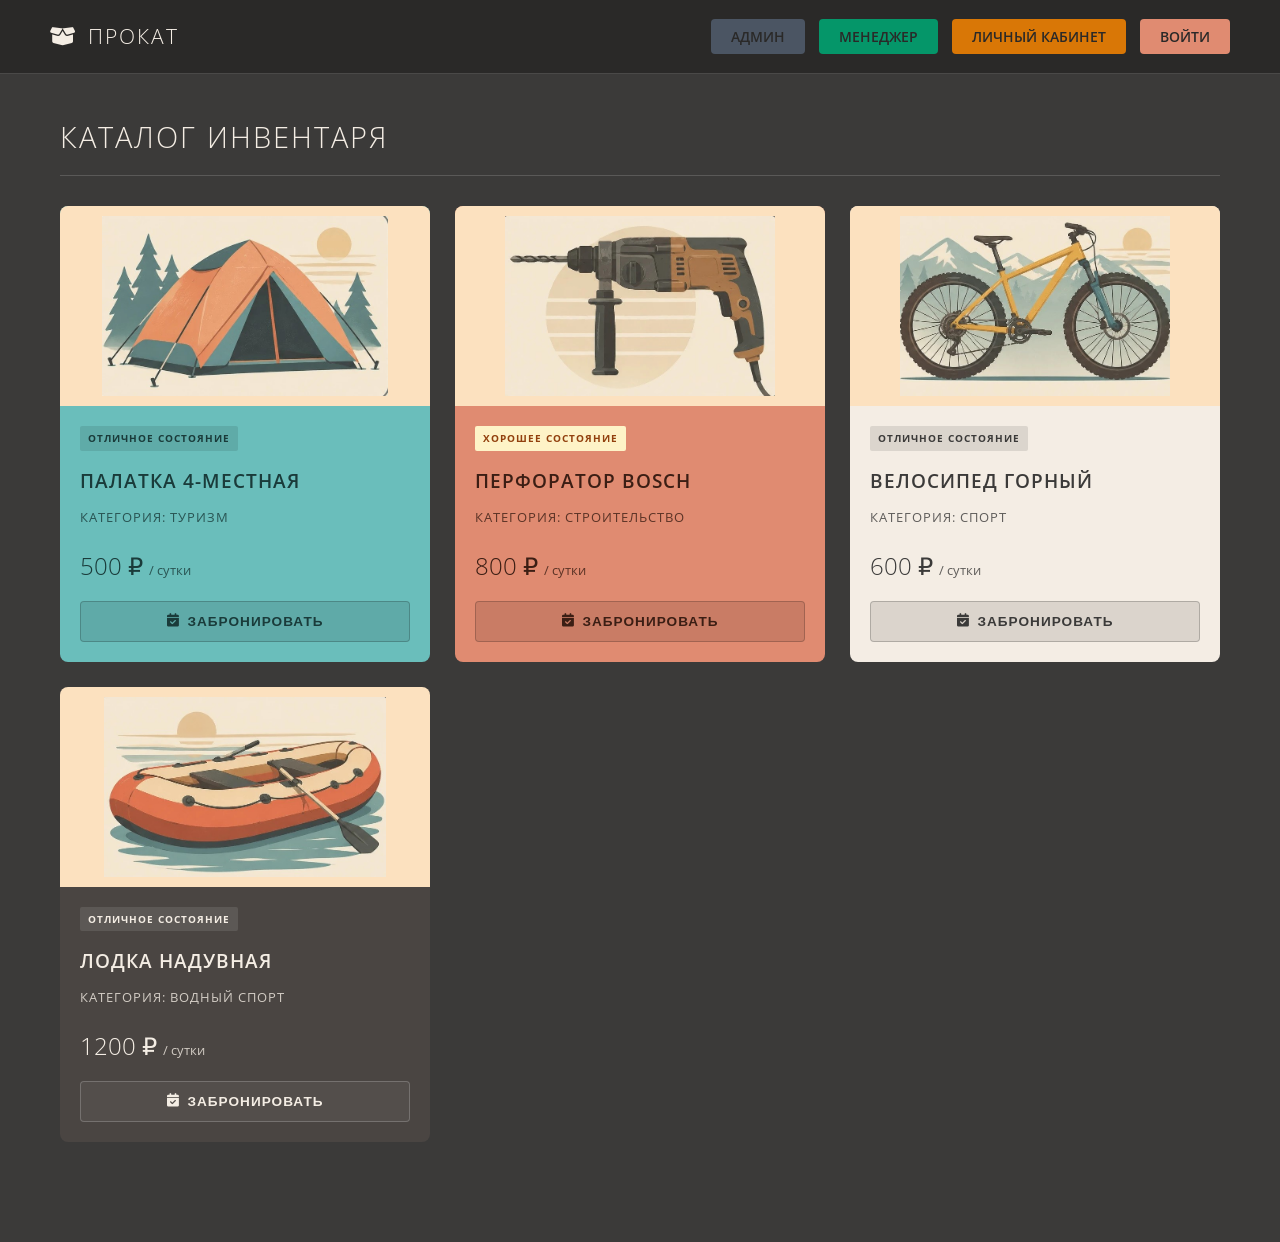
<file: index.html>
<!DOCTYPE html>
<html lang="ru">
<head>
    <meta charset="UTF-8">
    <meta name="viewport" content="width=device-width, initial-scale=1.0">
    <title>Прокат оборудования</title>
    <link rel="stylesheet" href="style.css">
    <link rel="stylesheet" href="https://cdnjs.cloudflare.com/ajax/libs/font-awesome/6.4.0/css/all.min.css">
</head>
<body>

    <!-- Шапка сайта -->
    <header>
        <a href="index.html" class="logo">
            <i class="fa-solid fa-box-open"></i> Прокат
        </a>
        <div>
            <!-- Ссылки для перехода в панели (для удобства демонстрации) -->
            <a href="admin.html" class="btn-login" style="background-color: #4b5563; margin-right: 10px;">Админ</a>
            <a href="manager.html" class="btn-login" style="background-color: #059669; margin-right: 10px;">Менеджер</a>
            <a href="account.html" class="btn-login" style="background-color: #d97706; margin-right: 10px;">Личный кабинет</a>
            <a href="login.html" class="btn-login">Войти</a>
        </div>
    </header>

    <!-- Основной контент -->
    <main>
        <h2>Каталог инвентаря</h2>
        
        <div class="catalog">
            <!-- Карточка 1: Палатка -->
            <div class="card">
                <div class="card-image">
                    <img src="palatka.jpg" alt="Палатка 4-местная">
                </div>
                <div class="card-body">
                    <span class="badge">Отличное состояние</span>
                    <h3>Палатка 4-местная</h3>
                    <p class="category-text">Категория: Туризм</p>
                    <div class="price">500 ₽ <span>/ сутки</span></div>
                    <button class="btn-book" onclick="checkAuth()" data-name="Палатка 4-местная" data-price="500">
                        <i class="fa-solid fa-calendar-check"></i> Забронировать
                    </button>
                </div>
            </div>
            
            <!-- Карточка 2: Перфоратор -->
            <div class="card">
                <div class="card-image">
                    <img src="perforator.jpg" alt="Перфоратор Bosch">
                </div>
                <div class="card-body">
                    <span class="badge" style="background-color: #fef3c7; color: #92400e;">Хорошее состояние</span>
                    <h3>Перфоратор Bosch</h3>
                    <p class="category-text">Категория: Строительство</p>
                    <div class="price">800 ₽ <span>/ сутки</span></div>
                    <button class="btn-book" onclick="checkAuth()" data-name="Перфоратор Bosch" data-price="800">
                        <i class="fa-solid fa-calendar-check"></i> Забронировать
                    </button>
                </div>
            </div>

            <!-- Карточка 3: Велосипед -->
            <div class="card">
                <div class="card-image">
                    <img src="velik.jpg" alt="Велосипед горный">
                </div>
                <div class="card-body">
                    <span class="badge">Отличное состояние</span>
                    <h3>Велосипед горный</h3>
                    <p class="category-text">Категория: Спорт</p>
                    <div class="price">600 ₽ <span>/ сутки</span></div>
                    <button class="btn-book" onclick="checkAuth()" data-name="Велосипед горный" data-price="600">
                        <i class="fa-solid fa-calendar-check"></i> Забронировать
                    </button>
                </div>
            </div>

            <!-- Карточка 4: Лодка -->
            <div class="card">
                <div class="card-image">
                    <img src="lodka.jpg" alt="Лодка надувная">
                </div>
                <div class="card-body">
                    <span class="badge">Отличное состояние</span>
                    <h3>Лодка надувная</h3>
                    <p class="category-text">Категория: Водный спорт</p>
                    <div class="price">1200 ₽ <span>/ сутки</span></div>
                    <button class="btn-book" onclick="checkAuth()" data-name="Лодка надувная" data-price="1200">
                        <i class="fa-solid fa-calendar-check"></i> Забронировать
                    </button>
                </div>
            </div>
        </div>
    </main>

    <!-- МОДАЛЬНОЕ ОКНО БРОНИРОВАНИЯ -->
    <div id="bookingModal" style="display: none; position: fixed; top: 0; left: 0; width: 100%; height: 100%; background: rgba(0,0,0,0.5); z-index: 1000; justify-content: center; align-items: center;">
        <div style="background: white; padding: 30px; border-radius: 12px; width: 90%; max-width: 400px; box-shadow: 0 10px 25px rgba(0,0,0,0.2);">
            <h3 style="margin-bottom: 20px; text-align: center; color: #111827;">Бронирование</h3>
            <p id="modalEquipmentName" style="margin-bottom: 20px; text-align: center; font-weight: 500; color: #4b5563;"></p>
            
            <div class="form-group" style="margin-bottom: 15px;">
                <label style="display: block; margin-bottom: 5px; font-size: 0.9rem;">Дата начала</label>
                <input type="date" id="startDate" required style="width: 100%; padding: 10px; border: 1px solid #d1d5db; border-radius: 6px;">
            </div>
            
            <div class="form-group" style="margin-bottom: 20px;">
                <label style="display: block; margin-bottom: 5px; font-size: 0.9rem;">Дата окончания</label>
                <input type="date" id="endDate" required style="width: 100%; padding: 10px; border: 1px solid #d1d5db; border-radius: 6px;">
            </div>

            <div style="display: flex; justify-content: space-between; align-items: center; margin-bottom: 20px; padding-top: 10px; border-top: 1px solid #e5e7eb;">
                <span>Итого:</span>
                <span id="modalTotalPrice" style="font-size: 1.25rem; font-weight: bold; color: #2563eb;">0 ₽</span>
            </div>

            <div style="display: flex; gap: 10px;">
                <button onclick="closeModal()" style="flex: 1; padding: 12px; background: #e5e7eb; border: none; border-radius: 6px; cursor: pointer; font-weight: 600;">Отмена</button>
                <button onclick="submitBooking()" style="flex: 1; padding: 12px; background: #2563eb; color: white; border: none; border-radius: 6px; cursor: pointer; font-weight: 600;">Забронировать</button>
            </div>
        </div>
    </div>

    <!-- СКРИПТЫ -->
    <script>
        // Переменные для текущего товара
        let currentEquipmentName = "";
        let currentEquipmentPrice = 0;

        // 1. Проверка авторизации и склада
        function checkAuth() {
            if (sessionStorage.getItem('isLoggedIn') === 'true') {
                const button = event.target;
                const equipmentName = button.getAttribute('data-name');
                
                // ПРОВЕРКА СКЛАДА: есть ли свободные единицы?
                const units = JSON.parse(localStorage.getItem('warehouse_units')) || [];
                const availableUnits = units.filter(u => u.name === equipmentName && u.status === 'Доступно');

                if (availableUnits.length === 0) {
                    alert('К сожалению, всё оборудование "' + equipmentName + '" сейчас занято или в ремонте. Попробуйте позже.');
                    return; // Останавливаем бронирование
                }

                // Если есть — открываем окно
                currentEquipmentName = equipmentName;
                currentEquipmentPrice = parseInt(button.getAttribute('data-price'));

                document.getElementById('modalEquipmentName').innerText = currentEquipmentName;
                document.getElementById('bookingModal').style.display = 'flex';
                
                document.getElementById('startDate').value = '';
                document.getElementById('endDate').value = '';
                document.getElementById('modalTotalPrice').innerText = '0 ₽';
            } else {
                alert('Для бронирования нужно войти в систему!');
                window.location.href = 'login.html';
            }
        }

        // 2. Закрыть окно
        function closeModal() {
            document.getElementById('bookingModal').style.display = 'none';
        }

        // 3. Расчет стоимости
        document.getElementById('startDate')?.addEventListener('change', calculateTotal);
        document.getElementById('endDate')?.addEventListener('change', calculateTotal);

        function calculateTotal() {
            const start = document.getElementById('startDate').value;
            const end = document.getElementById('endDate').value;

            if (start && end) {
                const date1 = new Date(start);
                const date2 = new Date(end);
                
                const diffTime = Math.abs(date2 - date1);
                const diffDays = Math.ceil(diffTime / (1000 * 60 * 60 * 24)); 

                if (diffDays > 0) {
                    const total = diffDays * currentEquipmentPrice;
                    document.getElementById('modalTotalPrice').innerText = total + ' ₽ (' + diffDays + ' сут.)';
                } else {
                    document.getElementById('modalTotalPrice').innerText = 'Неверные даты';
                }
            }
        }

        // 4. Отправка формы (Сохранение брони и списание со склада)
        function submitBooking() {
            const start = document.getElementById('startDate').value;
            const end = document.getElementById('endDate').value;
            const total = document.getElementById('modalTotalPrice').innerText;

            if (!start || !end || total === '0 ₽' || total === 'Неверные даты') {
                alert('Пожалуйста, выберите корректные даты.');
                return;
            }

            const userName = sessionStorage.getItem('userName') || 'Клиент';

            // Создаем объект брони
            const booking = {
                equipment: currentEquipmentName,
                startDate: start,
                endDate: end,
                totalPrice: total,
                clientName: userName,
                status: 'pending' // По умолчанию "Ожидает"
            };

            // Сохраняем бронь
            let bookings = JSON.parse(localStorage.getItem('bookings')) || [];
            bookings.push(booking);
            localStorage.setItem('bookings', JSON.stringify(bookings));

            // СПИСЫВАЕМ ЕДИНИЦУ СО СКЛАДА
            let units = JSON.parse(localStorage.getItem('warehouse_units')) || [];
            let freeUnit = units.find(u => u.name === currentEquipmentName && u.status === 'Доступно');
            if (freeUnit) {
                freeUnit.status = 'Выдано'; // Помечаем, что занято
                localStorage.setItem('warehouse_units', JSON.stringify(units));
            }

            alert('Успешно! Вы забронировали: ' + currentEquipmentName);
            closeModal();
        }
    </script>
</body>
</html>
</file>
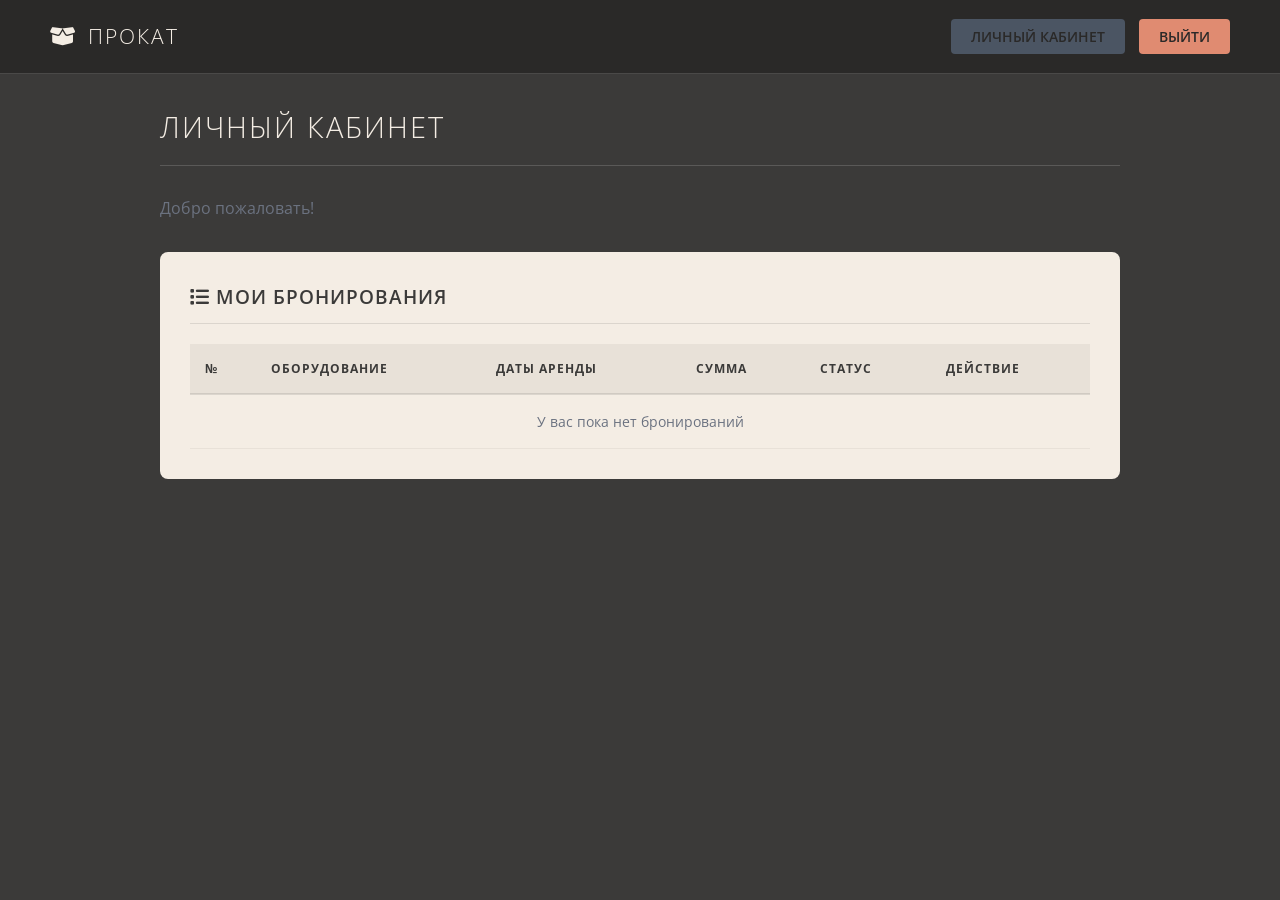
<file: account.html>
<!DOCTYPE html>
<html lang="ru">
<head>
    <meta charset="UTF-8">
    <meta name="viewport" content="width=device-width, initial-scale=1.0">
    <title>Личный кабинет - Прокат</title>
    <!-- Подключаем общие стили -->
    <link rel="stylesheet" href="style.css">
    <!-- Иконки -->
    <link rel="stylesheet" href="https://cdnjs.cloudflare.com/ajax/libs/font-awesome/6.4.0/css/all.min.css">
</head>
<body>

    <header>
        <a href="index.html" class="logo">
            <i class="fa-solid fa-box-open"></i> Прокат
        </a>
        <div>
            <!-- Кнопка Личного кабинета (для наглядности, пока мы в нем) -->
            <a href="account.html" class="btn-login" style="background-color: #4b5563; margin-right: 10px;">Личный кабинет</a>
            <a href="index.html" onclick="logout()" class="btn-login">Выйти</a>
        </div>
    </header>

    <main style="max-width: 1000px; margin: 0 auto; padding: 0 20px;">
        <h2 style="margin-top: 30px;">Личный кабинет</h2>
        <p id="welcomeText" style="color: #6b7280; margin-bottom: 20px;">Добро пожаловать!</p>

        <div class="account-section">
            <h3><i class="fa-solid fa-list"></i> Мои бронирования</h3>
            
            <div class="table-responsive">
                <table>
                    <thead>
                        <tr>
                            <th>№</th>
                            <th>Оборудование</th>
                            <th>Даты аренды</th>
                            <th>Сумма</th>
                            <th>Статус</th>
                            <th>Действие</th>
                        </tr>
                    </thead>
                    <tbody id="bookingsTable">
                        
                    </tbody>
                </table>
            </div>
        </div>
    </main>
    <script>
      
    const userName = sessionStorage.getItem('userName');
    if (userName) {
        document.getElementById('welcomeText').innerText = 'Добро пожаловать, ' + userName + '!';
    }

    // 2. Функция отрисовки таблицы (мы вынесли её отдельно)
    function renderBookings() {
        const bookings = JSON.parse(localStorage.getItem('bookings')) || [];
        const table = document.getElementById('bookingsTable');

        if (bookings.length === 0) {
            table.innerHTML = '<tr><td colspan="6" style="text-align:center; color:#6b7280;">У вас пока нет бронирований</td></tr>';
            return;
        }

        // Очищаем таблицу перед новой отрисовкой
        table.innerHTML = '';

        bookings.forEach((b, index) => {
            const start = b.startDate.split('-').reverse().join('.');
            const end = b.endDate.split('-').reverse().join('.');
            
            // Определяем цвет и текст статуса
            let statusText = 'Ожидает';
            let statusClass = 'status-pending';
            
            if (b.status === 'confirmed') {
                statusText = 'Подтверждено';
                statusClass = 'status-active'; // Зеленый (из вашего CSS)
            } else if (b.status === 'issued') {
                statusText = 'Выдано';
                statusClass = 'status-overdue'; // Желтый/Красный
            } else if (b.status === 'returned') {
                statusText = 'Возвращено';
                statusClass = 'status-active';
            }

            table.innerHTML += `
                <tr>
                    <td>${index + 1}</td>
                    <td>${b.equipment}</td>
                    <td>${start} - ${end}</td>
                    <td>${b.totalPrice}</td>
                    <td><span class="status ${statusClass}">${statusText}</span></td>
                    <td><button class="btn-details">Детали</button></td>
                </tr>
            `;
        });
    }

    renderBookings();

    setInterval(renderBookings, 2000);

    </script>
</body>
</html>
</file>
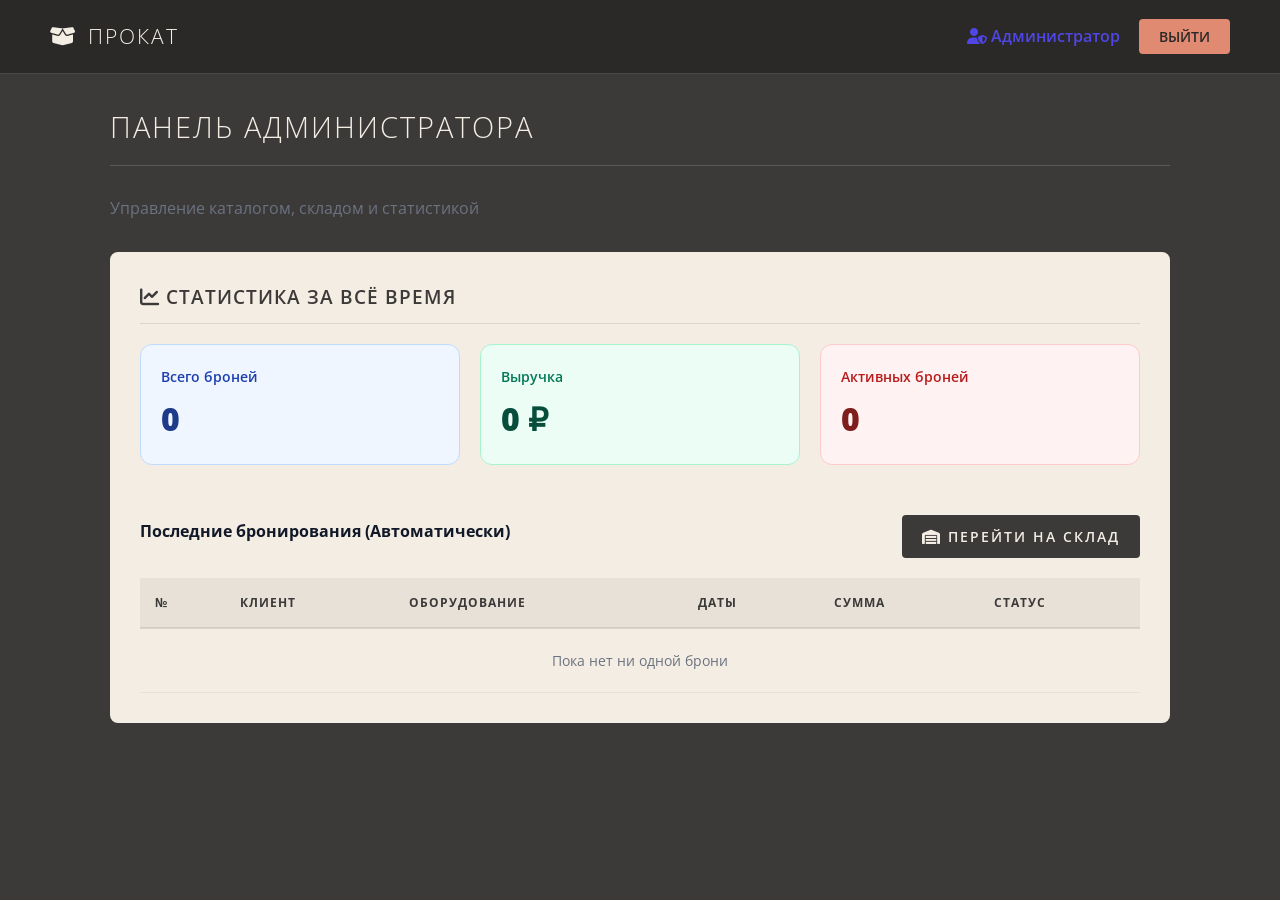
<file: admin.html>
<!DOCTYPE html>
<html lang="ru">
<head>
    <meta charset="UTF-8">
    <meta name="viewport" content="width=device-width, initial-scale=1.0">
    <title>Панель администратора - Прокат</title>
    <link rel="stylesheet" href="style.css">
    <link rel="stylesheet" href="https://cdnjs.cloudflare.com/ajax/libs/font-awesome/6.4.0/css/all.min.css">
</head>
<body>

    <header>
        <a href="index.html" class="logo">
            <i class="fa-solid fa-box-open"></i> Прокат
        </a>
        <div>
            <span style="margin-right: 15px; font-weight: 600; color: #4f46e5;">
                <i class="fa-solid fa-user-shield"></i> Администратор
            </span>
            <!-- Кнопка выхода ведет на главную -->
            <a href="index.html" class="btn-login">Выйти</a>
        </div>
    </header>

    <main style="max-width: 1100px; margin: 0 auto; padding: 0 20px;">
        <h2 style="margin-top: 30px;">Панель администратора</h2>
        <p style="color: #6b7280; margin-bottom: 20px;">Управление каталогом, складом и статистикой</p>

        <div class="account-section">
            <h3><i class="fa-solid fa-chart-line"></i> Статистика за всё время</h3>
            
            <!-- Карточки статистики (оживляются скриптом внизу) -->
            <div style="display: flex; gap: 20px; margin-bottom: 30px; flex-wrap: wrap;">
                <div style="flex: 1; min-width: 200px; background: #eff6ff; padding: 20px; border-radius: 12px; border: 1px solid #bfdbfe;">
                    <p style="color: #1e40af; font-size: 0.9rem; font-weight: 600; margin-bottom: 5px;">Всего броней</p>
                    <p id="stat-total-bookings" style="color: #1e3a8a; font-size: 2rem; font-weight: 800;">0</p>
                </div>
                <div style="flex: 1; min-width: 200px; background: #ecfdf5; padding: 20px; border-radius: 12px; border: 1px solid #a7f3d0;">
                    <p style="color: #047857; font-size: 0.9rem; font-weight: 600; margin-bottom: 5px;">Выручка</p>
                    <p id="stat-revenue" style="color: #064e3b; font-size: 2rem; font-weight: 800;">0 ₽</p>
                </div>
                <div style="flex: 1; min-width: 200px; background: #fef2f2; padding: 20px; border-radius: 12px; border: 1px solid #fecaca;">
                    <p style="color: #b91c1c; font-size: 0.9rem; font-weight: 600; margin-bottom: 5px;">Активных броней</p>
                    <p id="stat-active" style="color: #7f1d1d; font-size: 2rem; font-weight: 800;">0</p>
                </div>
            </div>

            <!-- Блок с кнопкой перехода на склад -->
            <div style="display: flex; justify-content: space-between; align-items: center; margin-bottom: 20px; margin-top: 40px;">
                <h4 style="color: #111827; margin: 0;">Последние бронирования (Автоматически)</h4>
                <a href="warehouse.html" class="btn-submit" style="width: auto; padding: 10px 20px; text-decoration: none; display: inline-block; font-size: 0.9rem;">
                    <i class="fa-solid fa-warehouse"></i> Перейти на склад
                </a>
            </div>

            <div class="table-responsive">
                <table>
                    <thead>
                        <tr>
                            <th>№</th>
                            <th>Клиент</th>
                            <th>Оборудование</th>
                            <th>Даты</th>
                            <th>Сумма</th>
                            <th>Статус</th>
                        </tr>
                    </thead>
                    <tbody id="admin-table-body">
                        <!-- Данные появятся здесь благодаря скрипту -->
                    </tbody>
                </table>
            </div>
        </div>
    </main>

    <!-- СКРИПТ ДЛЯ АВТОМАТИЧЕСКОЙ СТАТИСТИКИ И ТАБЛИЦЫ -->
    <script>
        // 1. Загружаем реальные брони из памяти браузера
        let bookings = JSON.parse(localStorage.getItem('bookings')) || [];

        // 2. Считаем статистику
        const totalBookings = bookings.length;
        let totalRevenue = 0;
        
        bookings.forEach(b => {
            // Достаем цифры из строки цены (например, из "18400 ₽ (23 сут.)" достаем 18400)
            const priceMatch = b.totalPrice.match(/\d+/); 
            if (priceMatch) totalRevenue += parseInt(priceMatch[0]);
        });

        // Активные брони — это все, кроме возвращенных
        const activeBookings = bookings.filter(b => b.status !== 'returned').length;

        // 3. Выводим цифры на экран
        document.getElementById('stat-total-bookings').innerText = totalBookings;
        document.getElementById('stat-revenue').innerText = totalRevenue.toLocaleString('ru-RU') + ' ₽';
        document.getElementById('stat-active').innerText = activeBookings;

        // 4. Автоматически строим таблицу с бронями
        const tableBody = document.getElementById('admin-table-body');

        if (bookings.length === 0) {
            tableBody.innerHTML = '<tr><td colspan="6" style="text-align:center; padding: 20px; color:#6b7280;">Пока нет ни одной брони</td></tr>';
        } else {
            // Переворачиваем массив, чтобы новые брони были сверху
            [...bookings].reverse().forEach((b, index) => {
                // Красиво форматируем даты
                const start = b.startDate.split('-').reverse().join('.');
                const end = b.endDate.split('-').reverse().join('.');
                
                // Определяем цвет и текст статуса
                let statusText = 'Ожидает';
                let statusClass = 'status-pending';
                
                if (b.status === 'confirmed') {
                    statusText = 'Подтверждено';
                    statusClass = 'status-active';
                } else if (b.status === 'issued') {
                    statusText = 'Выдано';
                    statusClass = 'status-overdue';
                } else if (b.status === 'returned') {
                    statusText = 'Возвращено';
                    statusClass = 'status-active';
                }

                // Создаем строку таблицы
                const row = `
                    <tr>
                        <td>${totalBookings - index}</td>
                        <td>${b.clientName || 'Клиент'}</td>
                        <td>${b.equipment}</td>
                        <td>${start} - ${end}</td>
                        <td>${b.totalPrice}</td>
                        <td><span class="status ${statusClass}">${statusText}</span></td>
                    </tr>
                `;
                tableBody.innerHTML += row;
            });
        }
    </script>
</body>
</html>
</file>
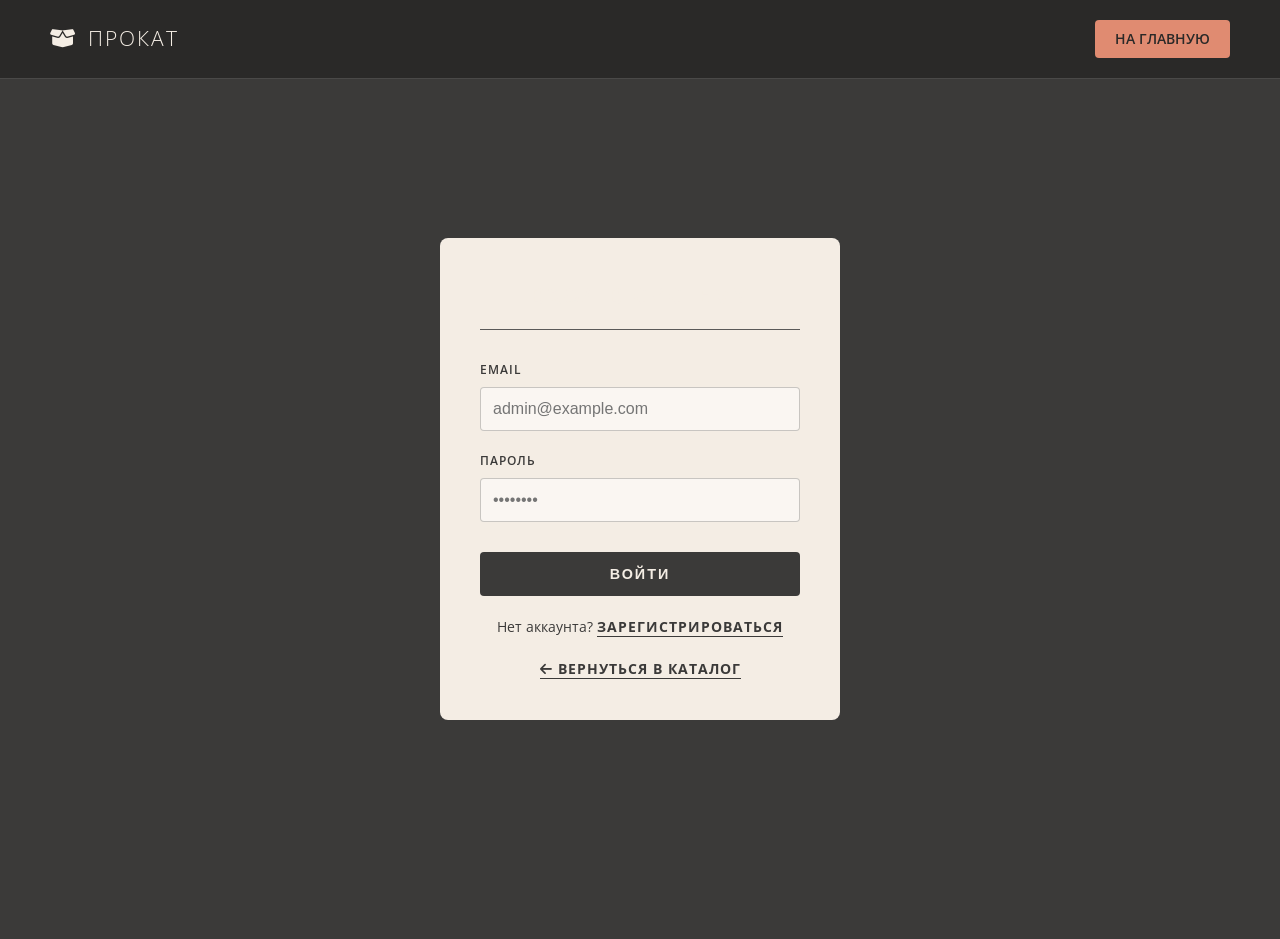
<file: login.html>
<!DOCTYPE html>
<html lang="ru">
<head>
    <meta charset="UTF-8">
    <meta name="viewport" content="width=device-width, initial-scale=1.0">
    <title>Вход в систему - Прокат</title>
    <!-- Подключаем наши общие стили -->
    <link rel="stylesheet" href="style.css">
    <!-- Иконки -->
    <link rel="stylesheet" href="https://cdnjs.cloudflare.com/ajax/libs/font-awesome/6.4.0/css/all.min.css">
</head>
<body>

    <header>
        <a href="index.html" class="logo">
            <i class="fa-solid fa-box-open"></i> Прокат
        </a>
        <a href="index.html" class="btn-login"> На главную</a>
    </header>

    <!-- Обертка для центрирования формы -->
    <div class="auth-wrapper">
        <div class="login-container">
            <h2>Вход в систему</h2>
            
            <form action="/login" method="POST" onsubmit="sessionStorage.setItem('isLoggedIn', 'true'); 
            sessionStorage.setItem('userName', document.getElementById('email').value.split('@')[0]);">
                <div class="form-group">
                    <label for="email">Email</label>
                    <input type="email" id="email" name="email" placeholder="admin@example.com" required>
                </div>
                
                <div class="form-group">
                    <label for="password">Пароль</label>
                    <input type="password" id="password"  name="password" placeholder="••••••••" required>
                </div>
                
                <button type="submit" class="btn-submit">Войти</button>
            </form>

            <div class="auth-link">
                Нет аккаунта? <a href="register.html">Зарегистрироваться</a>
            </div>
            
            <div class="auth-link back-link">
                <a href="index.html"><i class="fa-solid fa-arrow-left"></i> Вернуться в каталог</a>
            </div>
        </div>
    </div>

</body>
</html>
</file>
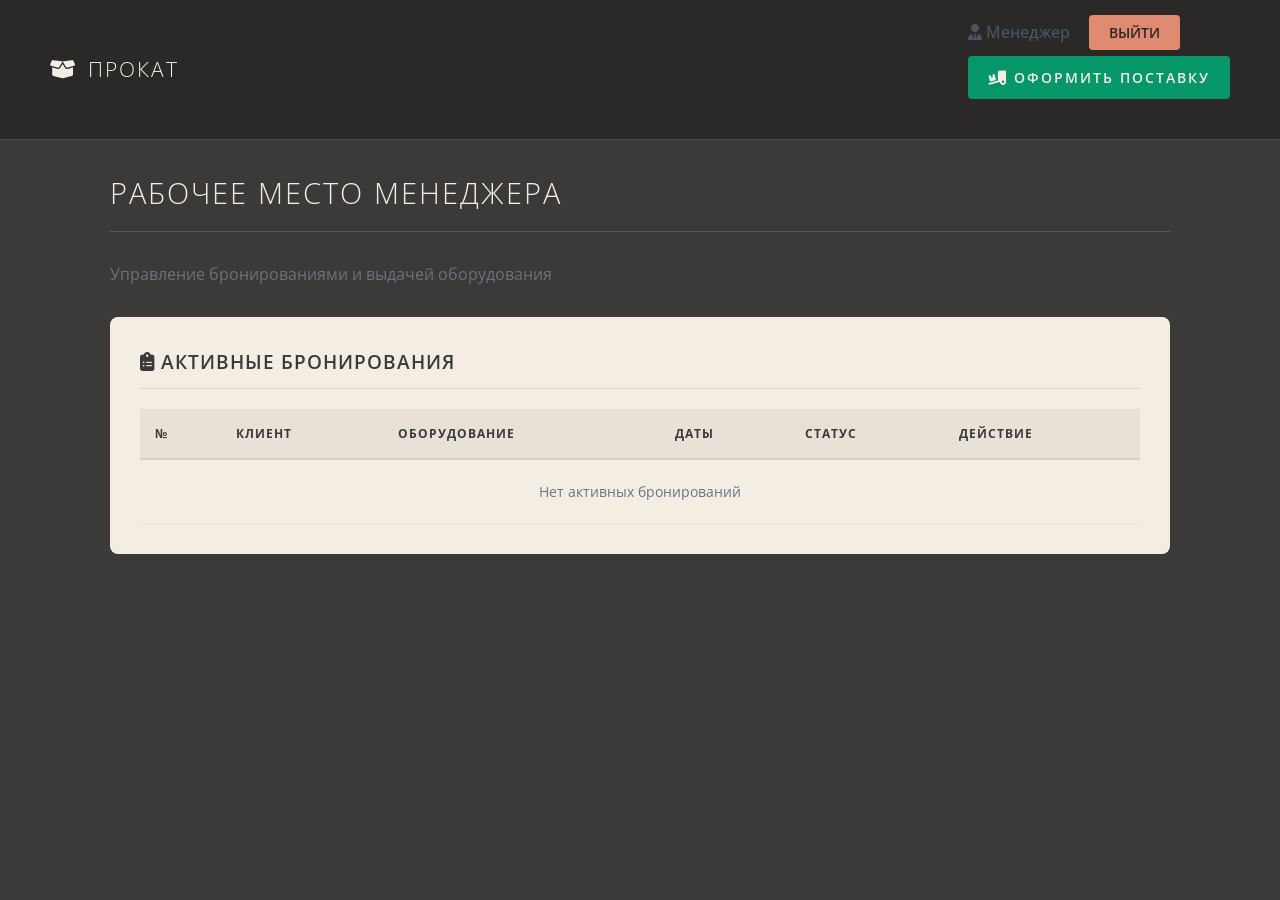
<file: manager.html>
<!DOCTYPE html>
<html lang="ru">
<head>
    <meta charset="UTF-8">
    <meta name="viewport" content="width=device-width, initial-scale=1.0">
    <title>Панель менеджера - Прокат</title>
    <link rel="stylesheet" href="style.css">
    <link rel="stylesheet" href="https://cdnjs.cloudflare.com/ajax/libs/font-awesome/6.4.0/css/all.min.css">
</head>
<body>

    <header>
        <a href="index.html" class="logo">
            <i class="fa-solid fa-box-open"></i> Прокат
        </a>
        <div>
            <span style="margin-right: 15px; font-weight: 500; color: #4b5563;">
                <i class="fa-solid fa-user-tie"></i> Менеджер
            </span>
            <a href="index.html" onclick="logout()" class="btn-login">Выйти</a>
            <div style="margin-bottom: 20px;">
                <a href="supplies.html" class="btn-submit" style="text-decoration: none; display: inline-block; padding: 10px 20px; width: auto; background-color: #059669;">
                    <i class="fa-solid fa-truck-ramp-box"></i> Оформить поставку
    </a>
</div>
        </div>
    </header>

    <main style="max-width: 1100px; margin: 0 auto; padding: 0 20px;">
        <h2 style="margin-top: 30px;">Рабочее место менеджера</h2>
        <p style="color: #6b7280; margin-bottom: 20px;">Управление бронированиями и выдачей оборудования</p>

        <div class="account-section">
            <h3><i class="fa-solid fa-clipboard-list"></i> Активные бронирования</h3>
            
            <div class="table-responsive">
                <table>
                    <thead>
                        <tr>
                            <th>№</th>
                            <th>Клиент</th>
                            <th>Оборудование</th>
                            <th>Даты</th>
                            <th>Статус</th>
                            <th>Действие</th>
                        </tr>
                    </thead>
                    <tbody id="managerTable">  
                    </tbody>
                </table>
            </div>
        </div>
    </main>

    <script>
        // Простая функция для имитации работы
            function changeStatus(bookingIndex, action) {
        let bookings = JSON.parse(localStorage.getItem('bookings')) || [];
        let b = bookings[bookingIndex];
        let units = JSON.parse(localStorage.getItem('warehouse_units')) || [];

        // Логика
        if (action === 'confirm') {
            b.status = 'confirmed';
        } else if (action === 'issue') {
            b.status = 'issued';
            // Ищем свободную единицу такого же оборудования
            let freeUnit = units.find(u => u.name === b.equipment && u.status === 'Доступно');
            if (freeUnit) {
                freeUnit.status = 'Выдано';
                localStorage.setItem('warehouse_units', JSON.stringify(units));
            }
        } else if (action === 'return') {
            b.status = 'returned';
            // Ищем выданную единицу и возвращаем её на склад
            let rentedUnit = units.find(u => u.name === b.equipment && u.status === 'Выдано');
            if (rentedUnit) {
                rentedUnit.status = 'Доступно';
                // Если клиент повредил, можно менять состояние, но пока просто вернем
                localStorage.setItem('warehouse_units', JSON.stringify(units));
            }
        }

        // Сохраняем брони
        localStorage.setItem('bookings', JSON.stringify(bookings));
        loadBookings(); // Перерисовываем таблицу
    }
       
    function loadBookings() {
        const table = document.getElementById('managerTable');
        const bookings = JSON.parse(localStorage.getItem('bookings')) || [];

        // Если броней нет, показываем сообщение
        if (bookings.length === 0) {
            table.innerHTML = '<tr><td colspan="6" style="text-align:center; padding: 20px; color:#6b7280;">Нет активных бронирований</td></tr>';
            return;
        }

        // Очищаем таблицу
        table.innerHTML = '';

        // Проходим по всем броням
        bookings.forEach((b, index) => {
            // Форматируем даты (из 2026-11-20 в 20.11.2026)
            const start = b.startDate.split('-').reverse().join('.');
            const end = b.endDate.split('-').reverse().join('.');
            
            // Определяем статус и кнопку в зависимости от текущего статуса
            let statusText = 'Ожидает';
            let statusClass = 'status-pending';
            let btnClass = 'btn-confirm';
            let btnText = 'Подтвердить';
            let nextAction = 'confirm'; // Что делать при нажатии

            if (b.status === 'confirmed') {
                statusText = 'Подтверждено';
                statusClass = 'status-active';
                btnClass = 'btn-issue';
                btnText = 'Выдать';
                nextAction = 'issue';
            } else if (b.status === 'issued') {
                statusText = 'Выдано';
                statusClass = 'status-overdue'; // Для наглядности
                btnClass = 'btn-return';
                btnText = 'Вернуть';
                nextAction = 'return';
            } else if (b.status === 'returned') {
                statusText = 'Возвращено';
                statusClass = 'status-active';
                btnClass = 'btn-disabled';
                btnText = 'Завершено';
                nextAction = 'none';
            }

            // Если это новая бронь, у которой еще нет статуса, ставим 'pending'
            if (!b.status) b.status = 'pending';

            // Создаем строку таблицы
            const row = `
                <tr>
                    <td>${index + 1}</td>
                    <td>${b.clientName || 'Клиент'}</td>
                    <td>${b.equipment}</td>
                    <td>${start} - ${end}</td>
                    <td><span class="status ${statusClass}">${statusText}</span></td>
                    <td>
                        <button class="btn-action ${btnClass}" 
                                onclick="changeStatus(${index}, '${nextAction}')"
                                ${nextAction === 'none' ? 'disabled' : ''}>
                            ${btnText}
                        </button>
                    </td>
                </tr>
            `;
            table.innerHTML += row;
        });
    }

    // Функция изменения статуса
    function changeStatus(bookingIndex, action) {
        let bookings = JSON.parse(localStorage.getItem('bookings')) || [];
        let b = bookings[bookingIndex];

        if (action === 'confirm') {
            b.status = 'confirmed';
        } else if (action === 'issue') {
            b.status = 'issued';
        } else if (action === 'return') {
            b.status = 'returned';
        }

        // Сохраняем обновленный массив обратно в память
        localStorage.setItem('bookings', JSON.stringify(bookings));
        
        // Перерисовываем таблицу
        loadBookings();
    }

    // Запускаем загрузку при открытии страницы
    loadBookings();

    </script>
</body>
</html>
</file>
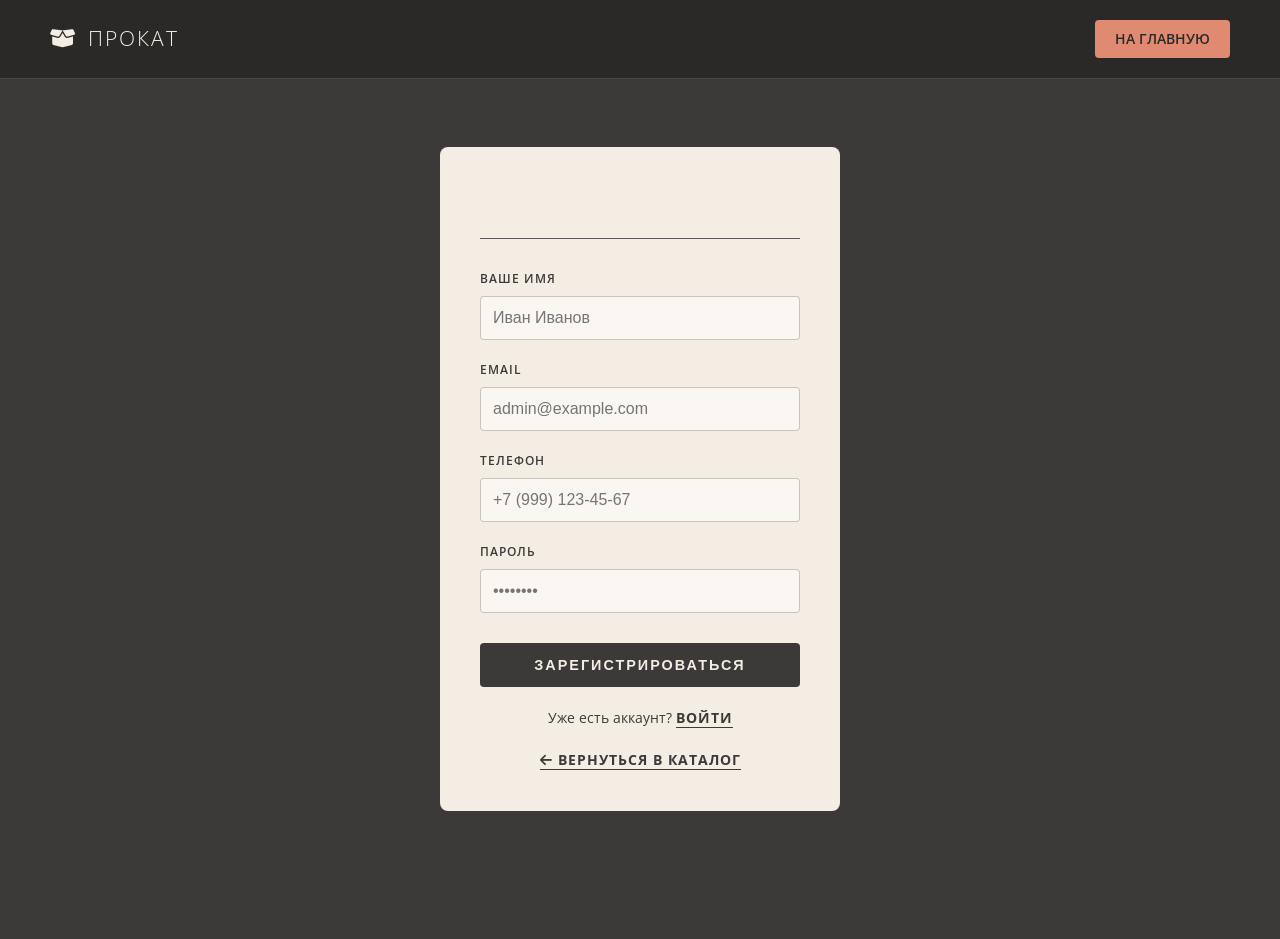
<file: register.html>
<!DOCTYPE html>
<html lang="ru">
<head>
    <meta charset="UTF-8">
    <meta name="viewport" content="width=device-width, initial-scale=1.0">
    <title>Регистрация - Прокат</title>
    <!-- Подключаем наши общие стили -->
    <link rel="stylesheet" href="style.css">
    <!-- Иконки -->
    <link rel="stylesheet" href="https://cdnjs.cloudflare.com/ajax/libs/font-awesome/6.4.0/css/all.min.css">
</head>
<body>

    <!-- Шапка, как на главной -->
    <header>
        <a href="index.html" class="logo">
            <i class="fa-solid fa-box-open"></i> Прокат
        </a>
        <a href="index.html" class="btn-login">На главную</a>
    </header>

    <!-- Обертка для центрирования формы -->
    <div class="auth-wrapper">
        <div class="login-container">
            <h2>Регистрация</h2>
            
            <!-- Форма отправляет данные на главную (пока имитация) -->
            <form action="/register" method="POST">
                <div class="form-group">
                    <label for="name">Ваше имя</label>
                    <!-- Обязательно name="name" -->
                    <input type="text" id="name" name="name" placeholder="Иван Иванов" required>
                </div>
            
                <div class="form-group">
                    <label for="email">Email</label>
                    <!-- Обязательно name="email" -->
                    <input type="email" id="email" name="email" placeholder="admin@example.com" required>
                </div>
            
                <div class="form-group">
                    <label for="phone">Телефон</label>
                    <!-- Обязательно name="phone" -->
                    <input type="tel" id="phone" name="phone" placeholder="+7 (999) 123-45-67" required>
                </div>
            
                <div class="form-group">
                    <label for="password">Пароль</label>
                    <!-- Обязательно name="password" -->
                    <input type="password" id="password" name="password" placeholder="••••••••" required>
                </div>
                
                <button type="submit" class="btn-submit">Зарегистрироваться</button>
            </form>

            <div class="auth-link">
                Уже есть аккаунт? <a href="login.html">Войти</a>
            </div>
            
            <div class="auth-link back-link">
                <a href="index.html"><i class="fa-solid fa-arrow-left"></i> Вернуться в каталог</a>
            </div>
        </div>
    </div>

</body>
</html>
</file>
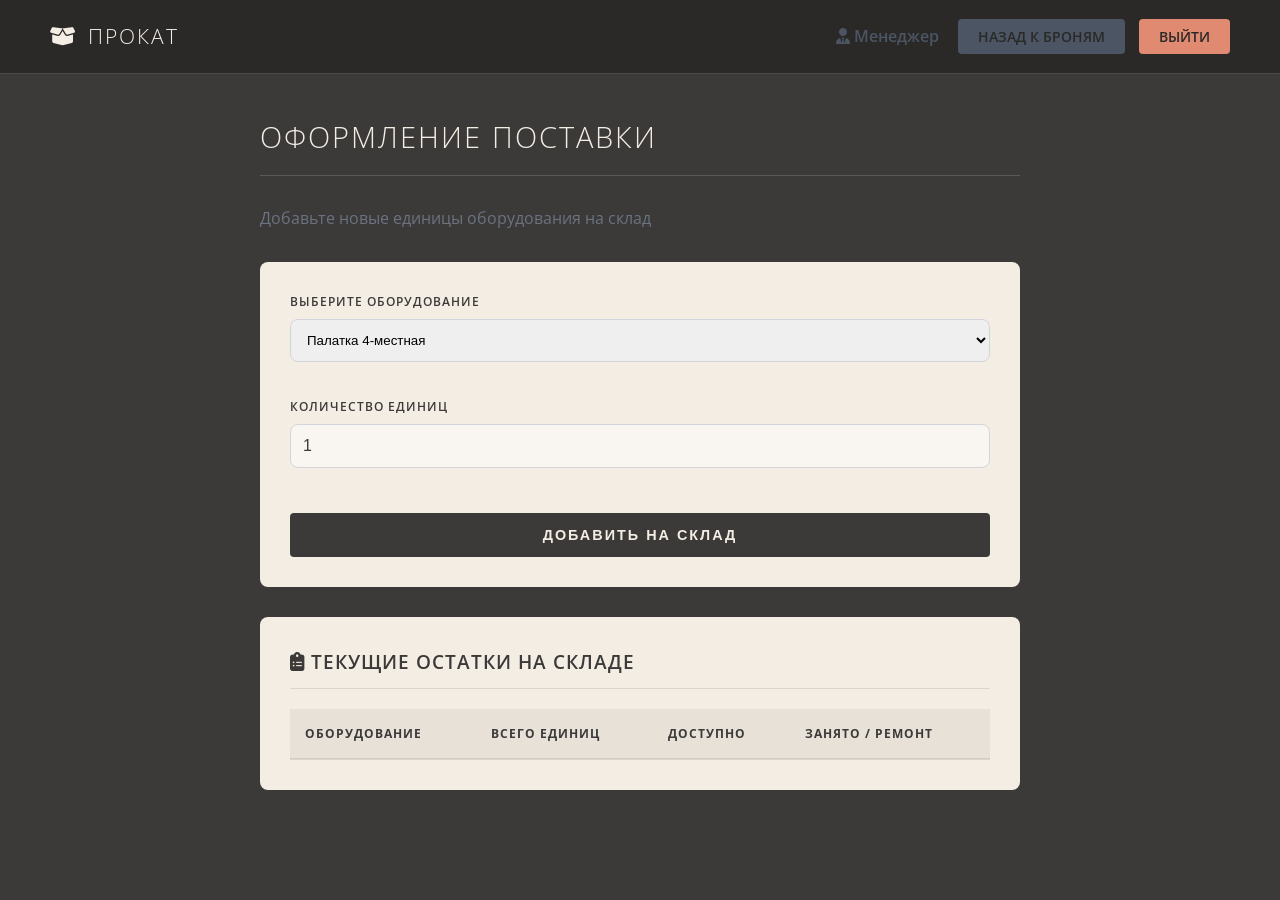
<file: supplies.html>
<!DOCTYPE html>
<html lang="ru">
<head>
    <meta charset="UTF-8">
    <meta name="viewport" content="width=device-width, initial-scale=1.0">
    <title>Поставки - Прокат</title>
    <link rel="stylesheet" href="style.css">
    <link rel="stylesheet" href="https://cdnjs.cloudflare.com/ajax/libs/font-awesome/6.4.0/css/all.min.css">
</head>
<body>

    <header>
        <a href="index.html" class="logo">
            <i class="fa-solid fa-box-open"></i> Прокат
        </a>
        <div>
            <span style="margin-right: 15px; font-weight: 600; color: #4b5563;">
                <i class="fa-solid fa-user-tie"></i> Менеджер
            </span>
            <a href="manager.html" class="btn-login" style="background-color: #4b5563; margin-right: 10px;">Назад к броням</a>
            <a href="index.html" class="btn-login">Выйти</a>
        </div>
    </header>

    <main style="max-width: 800px; margin: 0 auto; padding: 40px 20px;">
        <h2>Оформление поставки</h2>
        <p style="color: #6b7280; margin-bottom: 20px;">Добавьте новые единицы оборудования на склад</p>

        <div class="account-section">
            <form id="supplyForm" onsubmit="addSupply(event)" style="display: flex; flex-direction: column; gap: 15px;">
                <div class="form-group">
                    <label>Выберите оборудование</label>
                    <select id="supplyName" required style="width: 100%; padding: 12px; border-radius: 8px; border: 1px solid #d1d5db;">
                        <option value="Палатка 4-местная">Палатка 4-местная</option>
                        <option value="Перфоратор Bosch">Перфоратор Bosch</option>
                        <option value="Велосипед горный">Велосипед горный</option>
                        <option value="Лодка надувная">Лодка надувная</option>
                    </select>
                </div>

                <div class="form-group">
                    <label>Количество единиц</label>
                    <input type="number" id="supplyQty" min="1" max="50" value="1" required style="width: 100%; padding: 12px; border-radius: 8px; border: 1px solid #d1d5db;">
                </div>

                <button type="submit" class="btn-submit" style="margin-top: 10px;">Добавить на склад</button>
            </form>
        </div>
        
        <!-- Таблица того, что сейчас на складе -->
        <div class="account-section">
            <h3><i class="fa-solid fa-clipboard-list"></i> Текущие остатки на складе</h3>
            <div class="table-responsive">
                <table id="stockTable">
                    <thead>
                        <tr>
                            <th>Оборудование</th>
                            <th>Всего единиц</th>
                            <th>Доступно</th>
                            <th>Занято / Ремонт</th>
                        </tr>
                    </thead>
                    <tbody>
                        <!-- Данные подтянутся скриптом -->
                    </tbody>
                </table>
            </div>
        </div>
    </main>

    <script>
        // Функция добавления поставки
        function addSupply(event) {
            event.preventDefault();
            const name = document.getElementById('supplyName').value;
            const qty = parseInt(document.getElementById('supplyQty').value);

            let units = JSON.parse(localStorage.getItem('warehouse_units')) || [];
            
            // Определяем префикс для инвентарного номера
            let prefix = '';
            if (name.includes('Палатка')) prefix = 'PAL';
            else if (name.includes('Перфоратор')) prefix = 'PERF';
            else if (name.includes('Велосипед')) prefix = 'VEL';
            else if (name.includes('Лодка')) prefix = 'BOAT';

            // Генерируем новые единицы
            for (let i = 0; i < qty; i++) {
                // Ищем максимальный номер для этого префикса
                let maxNum = 0;
                units.forEach(u => {
                    if (u.id.startsWith(prefix)) {
                        let num = parseInt(u.id.split('-')[1]);
                        if (num > maxNum) maxNum = num;
                    }
                });

                // Создаем новый ID (например, PAL-004)
                let newId = prefix + '-' + String(maxNum + 1 + i).padStart(3, '0');

                units.push({
                    id: newId,
                    name: name,
                    condition: 'Отличное',
                    status: 'Доступно'
                });
            }

            localStorage.setItem('warehouse_units', JSON.stringify(units));
            alert('Успешно добавлено ' + qty + ' ед. оборудования "' + name + '" на склад!');
            
            // Обновляем таблицу остатков
            renderStock();
        }

        // Функция отрисовки текущих остатков
        function renderStock() {
            const units = JSON.parse(localStorage.getItem('warehouse_units')) || [];
            const tbody = document.querySelector('#stockTable tbody');
            tbody.innerHTML = '';

            // Группируем данные по названию
            const grouped = {};
            units.forEach(u => {
                if (!grouped[u.name]) grouped[u.name] = { total: 0, available: 0, busy: 0 };
                grouped[u.name].total++;
                if (u.status === 'Доступно') grouped[u.name].available++;
                else grouped[u.name].busy++;
            });

            // Выводим на экран
            for (const [name, data] of Object.entries(grouped)) {
                tbody.innerHTML += `
                    <tr>
                        <td><b>${name}</b></td>
                        <td>${data.total} шт.</td>
                        <td><span class="status status-active">${data.available} шт.</span></td>
                        <td><span class="status status-overdue">${data.busy} шт.</span></td>
                    </tr>
                `;
            }
        }

        // Запуск при загрузке
        renderStock();
    </script>
</body>
</html>
</file>
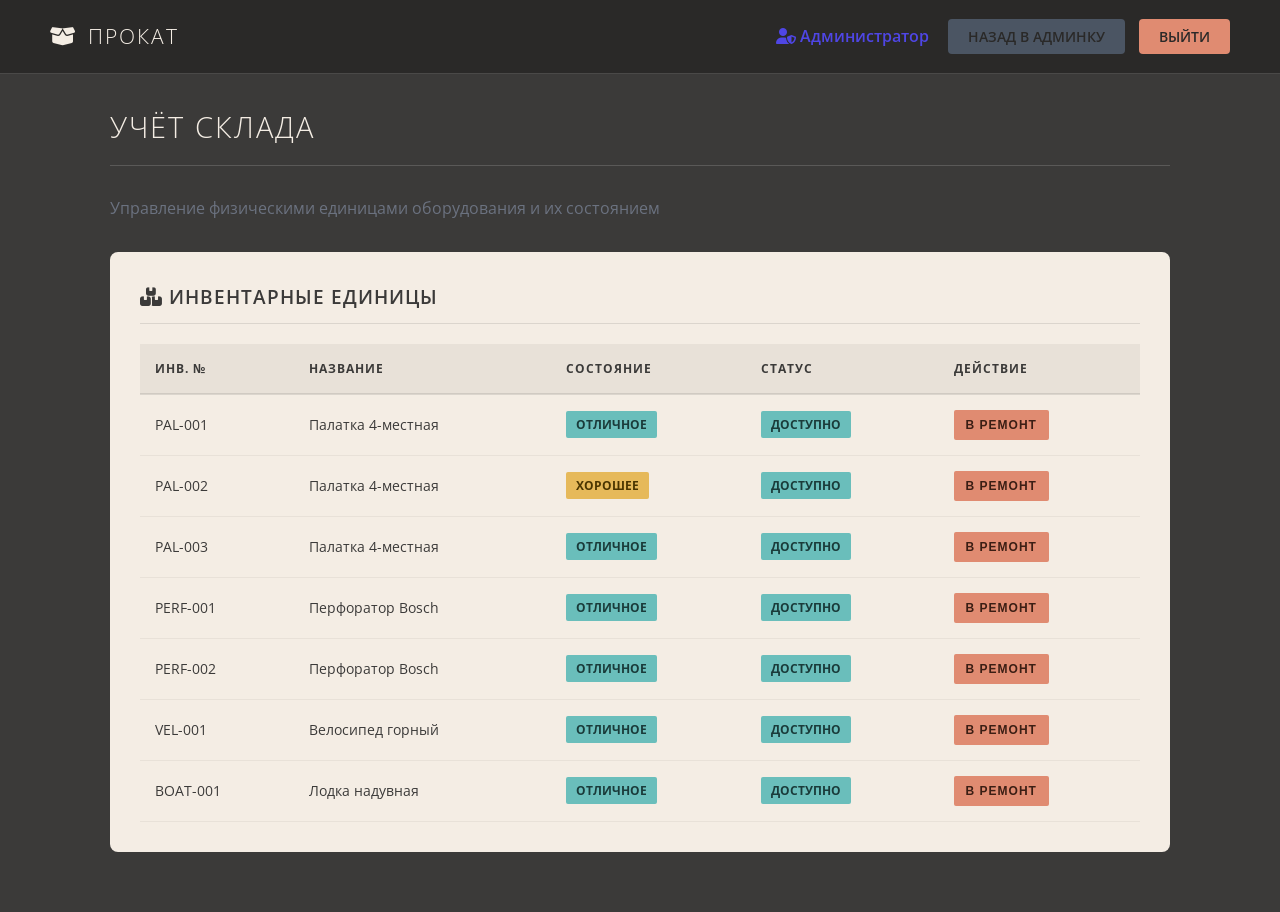
<file: warehouse.html>
<!DOCTYPE html>
<html lang="ru">
<head>
    <meta charset="UTF-8">
    <meta name="viewport" content="width=device-width, initial-scale=1.0">
    <title>Склад - Прокат</title>
    <link rel="stylesheet" href="style.css">
    <link rel="stylesheet" href="https://cdnjs.cloudflare.com/ajax/libs/font-awesome/6.4.0/css/all.min.css">
</head>
<body>

    <header>
        <a href="index.html" class="logo">
            <i class="fa-solid fa-box-open"></i> Прокат
        </a>
        <div>
            <span style="margin-right: 15px; font-weight: 600; color: #4f46e5;">
                <i class="fa-solid fa-user-shield"></i> Администратор
            </span>
            <a href="admin.html" class="btn-login" style="background-color: #4b5563; margin-right: 10px;">Назад в админку</a>
            <a href="index.html" class="btn-login">Выйти</a>
        </div>
    </header>

    <main style="max-width: 1100px; margin: 0 auto; padding: 0 20px;">
        <h2 style="margin-top: 30px;">Учёт склада</h2>
        <p style="color: #6b7280; margin-bottom: 20px;">Управление физическими единицами оборудования и их состоянием</p>

        <div class="account-section">
            <h3><i class="fa-solid fa-boxes-stacked"></i> Инвентарные единицы</h3>
            
            <div class="table-responsive">
                <table>
                    <thead>
                        <tr>
                            <th>Инв. №</th>
                            <th>Название</th>
                            <th>Состояние</th>
                            <th>Статус</th>
                            <th>Действие</th>
                        </tr>
                    </thead>
                    <tbody id="warehouse-body">
                        <!-- Данные появятся здесь -->
                    </tbody>
                </table>
            </div>
        </div>
    </main>

    <script>
        // 1. Инициализация склада (если памяти нет, создаем базовые единицы)
                // 1. Инициализация склада (создаем физические единицы для каждого товара)
        let units = JSON.parse(localStorage.getItem('warehouse_units'));

        if (!units) {
            units = [
                // 3 палатки
                { id: 'PAL-001', name: 'Палатка 4-местная', condition: 'Отличное', status: 'Доступно' },
                { id: 'PAL-002', name: 'Палатка 4-местная', condition: 'Хорошее', status: 'Доступно' },
                { id: 'PAL-003', name: 'Палатка 4-местная', condition: 'Отличное', status: 'Доступно' },
                
                // 2 перфоратора
                { id: 'PERF-001', name: 'Перфоратор Bosch', condition: 'Отличное', status: 'Доступно' },
                { id: 'PERF-002', name: 'Перфоратор Bosch', condition: 'Отличное', status: 'Доступно' },
                
                // 1 велосипед
                { id: 'VEL-001', name: 'Велосипед горный', condition: 'Отличное', status: 'Доступно' },
                
                // 1 лодка
                { id: 'BOAT-001', name: 'Лодка надувная', condition: 'Отличное', status: 'Доступно' }
            ];
            localStorage.setItem('warehouse_units', JSON.stringify(units));
        }

        // 2. Функция отрисовки таблицы
        function renderWarehouse() {
            const tbody = document.getElementById('warehouse-body');
            tbody.innerHTML = '';

            units.forEach(unit => {
                // Определяем цвета
                let condClass = 'status-active'; // Зеленый
                if (unit.condition === 'Требует ремонта') condClass = 'status-overdue'; // Красный
                else if (unit.condition === 'Хорошее') condClass = 'status-pending'; // Желтый

                let statusClass = 'status-active';
                let btnHtml = '';

                // Логика кнопок
                if (unit.status === 'Доступно') {
                    btnHtml = `<button class="btn-action btn-return" onclick="sendToRepair('${unit.id}')">В ремонт</button>`;
                    statusClass = 'status-active';
                } else if (unit.status === 'Ремонт') {
                    btnHtml = `<button class="btn-action btn-issue" onclick="returnFromRepair('${unit.id}')">Вернуть в строй</button>`;
                    statusClass = 'status-overdue';
                } else if (unit.status === 'Выдано') {
                    btnHtml = `<button class="btn-action btn-disabled" disabled>Занято клиентом</button>`;
                    statusClass = 'status-pending';
                }

                tbody.innerHTML += `
                    <tr>
                        <td>${unit.id}</td>
                        <td>${unit.name}</td>
                        <td><span class="status ${condClass}">${unit.condition}</span></td>
                        <td><span class="status ${statusClass}">${unit.status}</span></td>
                        <td>${btnHtml}</td>
                    </tr>
                `;
            });
        }

        // 3. Действия
        function sendToRepair(id) {
            if (confirm('Отправить единицу ' + id + ' в ремонт?')) {
                const unit = units.find(u => u.id === id);
                unit.status = 'Ремонт';
                unit.condition = 'Требует ремонта';
                localStorage.setItem('warehouse_units', JSON.stringify(units));
                renderWarehouse();
            }
        }

        function returnFromRepair(id) {
            if (confirm('Вернуть единицу ' + id + ' в строй после ремонта?')) {
                const unit = units.find(u => u.id === id);
                unit.status = 'Доступно';
                unit.condition = 'Отличное';
                localStorage.setItem('warehouse_units', JSON.stringify(units));
                renderWarehouse();
            }
        }

        // Запуск при открытии
        renderWarehouse();
    </script>
</body>
</html>
</file>
<file: style.css>
@import url('https://fonts.googleapis.com/css2?family=Open+Sans:wght@300;400;600;700&display=swap');

* {
    box-sizing: border-box;
    margin: 0;
    padding: 0;
}

body {
    font-family: 'Open Sans', sans-serif;
    background-color: #3b3a39; 
    color: #f4ede4;
    line-height: 1.6;
    min-height: 100vh;
    padding-bottom: 60px;
}

/* --- шапка--- */
header {
    background-color: #2a2928; 
    padding: 20px 50px;
    position: sticky;
    top: 0;
    z-index: 100;
    display: flex;
    justify-content: space-between;
    align-items: center;
    border-bottom: 1px solid #4a4948;
}

.logo {
    font-size: 1.3rem;
    font-weight: 300;
    color: #f4ede4;
    text-transform: uppercase;
    letter-spacing: 2px;
    display: flex;
    align-items: center;
    gap: 10px;
    text-decoration: none;
}

.btn-login {
    background-color: #e08b71; /* Персиковый акцент */
    color: #2a2928;
    padding: 8px 20px;
    border-radius: 4px;
    text-decoration: none;
    font-weight: 600;
    font-size: 0.85rem;
    text-transform: uppercase;
    transition: all 0.2s;
}

.btn-login:hover {
    background-color: #f09c82;
}

/* --- сетка каталога --- */
main {
    max-width: 1200px;
    margin: 0 auto;
    padding: 40px 20px;
}

h2 {
    font-size: 1.8rem;
    font-weight: 300;
    margin-bottom: 30px;
    color: #f4ede4;
    text-transform: uppercase;
    letter-spacing: 2px;
    border-bottom: 1px solid #5a5958;
    padding-bottom: 15px;
}

.catalog {
    display: grid;
    grid-template-columns: repeat(auto-fill, minmax(280px, 1fr));
    gap: 25px;
}

/* --- карточка--- */
.card {
    border-radius: 8px; 
    overflow: hidden;
    display: flex;
    flex-direction: column;
    box-shadow: none;
    transition: transform 0.2s ease;
}

.card:hover {
    transform: translateY(-4px); 
}

/* Разные цвета карточек */
.card:nth-child(1) { background: #6abebb; color: #1a3b3a; } /* Бирюзовый */
.card:nth-child(2) { background: #e08b71; color: #3b1e14; } /* Персиковый */
.card:nth-child(3) { background: #f4ede4; color: #3b3a39; } /* Кремовый */
.card:nth-child(4) { background: #4a4542; color: #f4ede4; } /* Темно-серый */

/* --- картинки-- */
.card-image {
    height: 200px; 
    width: 100%;
    background-color: #fce1bf; 
    display: flex;
    justify-content: center;
    align-items: center;
    overflow: hidden;
}

.card-image img {
    width: 90%; 
    height: 90%;
    object-fit: contain; 
    transition: transform 0.4s ease;
}

.card:hover .card-image img {
    transform: scale(1.08);
}

/* --- текст в карточке --- */
.card-body {
    padding: 20px;
    display: flex;
    flex-direction: column;
    flex-grow: 1;
}

.card h3 {
    font-size: 1.2rem;
    font-weight: 600;
    margin-bottom: 10px;
    text-transform: uppercase;
    letter-spacing: 1px;
}

.badge {
    display: inline-block;
    padding: 4px 8px;
    border-radius: 2px;
    font-size: 0.65rem;
    font-weight: 700;
    margin-bottom: 15px;
    background-color: rgba(0,0,0,0.1);
    color: inherit;
    text-transform: uppercase;
    width: fit-content;
    letter-spacing: 1px;
}

/* для темной карточки - делаем бейдж светлее */
.card:nth-child(4) .badge {
    background-color: rgba(255,255,255,0.1);
}

.card p.category-text {
    font-size: 0.8rem;
    margin-bottom: 20px;
    opacity: 0.8;
    text-transform: uppercase;
    letter-spacing: 1px;
}

.price {
    font-size: 1.5rem;
    font-weight: 300;
    margin-top: auto;
    margin-bottom: 15px;
}

.price span {
    font-size: 0.8rem;
    font-weight: 400;
    opacity: 0.8;
}

/* --- кнопка бронирования --- */
.btn-book {
    background-color: rgba(0,0,0,0.1);
    color: inherit;
    border: 1px solid rgba(0,0,0,0.2);
    padding: 12px;
    border-radius: 4px;
    cursor: pointer;
    font-weight: 600;
    font-size: 0.85rem;
    text-transform: uppercase;
    letter-spacing: 1px;
    width: 100%;
    transition: all 0.2s;
    display: flex;
    justify-content: center;
    align-items: center;
    gap: 8px;
}

.card:nth-child(4) .btn-book {
    border: 1px solid rgba(255,255,255,0.2);
    background-color: rgba(255,255,255,0.05);
}

.btn-book:hover {
    background-color: rgba(0,0,0,0.2);
}

.card:nth-child(4) .btn-book:hover {
    background-color: rgba(255,255,255,0.15);
}

/* --- таблицы --- */
.account-section {
    background: #f4ede4;
    border-radius: 8px;
    padding: 30px;
    margin-top: 30px;
    color: #3b3a39;
    box-shadow: none;
}

.account-section h3 {
    margin-bottom: 20px;
    font-size: 1.2rem;
    font-weight: 600;
    text-transform: uppercase;
    letter-spacing: 1px;
    border-bottom: 1px solid rgba(0,0,0,0.1);
    padding-bottom: 10px;
}

.table-responsive { overflow-x: auto; }

table {
    width: 100%;
    border-collapse: collapse;
    text-align: left;
}

th {
    padding: 15px;
    background-color: rgba(0,0,0,0.05);
    font-weight: 700;
    font-size: 0.75rem;
    text-transform: uppercase;
    letter-spacing: 1px;
    border-bottom: 2px solid rgba(0,0,0,0.1);
}

td {
    padding: 15px;
    font-size: 0.9rem;
    border-bottom: 1px solid rgba(0,0,0,0.05);
}

.status {
    padding: 4px 10px;
    border-radius: 2px;
    font-size: 0.75rem;
    font-weight: 700;
    display: inline-block;
    text-transform: uppercase;
}

.status-active { background: #6abebb; color: #1a3b3a; }
.status-pending { background: #e6b95a; color: #4a3500; }
.status-overdue { background: #e08b71; color: #3b1e14; }

.btn-details {
    background: none;
    border: none;
    color: inherit;
    cursor: pointer;
    font-weight: 700;
    text-transform: uppercase;
    font-size: 0.8rem;
    letter-spacing: 1px;
}

.btn-details:hover { text-decoration: underline; }

/* --- вход/регистрация --- */
.auth-wrapper {
    display: flex;
    justify-content: center;
    align-items: center;
    min-height: calc(100vh - 100px);
    padding: 20px;
}

.login-container {
    background: #f4ede4;
    padding: 40px;
    border-radius: 8px;
    width: 100%;
    max-width: 400px;
    color: #3b3a39;
    box-shadow: none;
}

.login-container h2 {
    text-align: center;
    margin-bottom: 30px;
    font-size: 1.4rem;
    font-weight: 600;
    text-transform: uppercase;
    letter-spacing: 2px;
}

.form-group {
    margin-bottom: 20px;
}

.form-group label {
    display: block;
    margin-bottom: 8px;
    font-weight: 600;
    font-size: 0.75rem;
    text-transform: uppercase;
    letter-spacing: 1px;
}

.form-group input {
    width: 100%;
    padding: 12px;
    border: 1px solid rgba(0,0,0,0.2);
    border-radius: 4px;
    font-size: 1rem;
    transition: all 0.2s;
    background: rgba(255,255,255,0.5);
    color: #3b3a39;
}

.form-group input:focus {
    outline: none;
    border-color: #3b3a39;
    background: #fff;
}

.btn-submit {
    width: 100%;
    padding: 14px;
    background: #3b3a39;
    color: #f4ede4;
    border: none;
    border-radius: 4px;
    font-size: 0.9rem;
    font-weight: 600;
    text-transform: uppercase;
    letter-spacing: 2px;
    cursor: pointer;
    transition: background 0.2s;
    margin-top: 10px;
}

.btn-submit:hover {
    background: #2a2928;
}

.auth-link {
    text-align: center;
    margin-top: 20px;
    font-size: 0.85rem;
}

.auth-link a {
    color: inherit;
    text-decoration: none;
    font-weight: 700;
    text-transform: uppercase;
    letter-spacing: 1px;
    border-bottom: 1px solid currentColor;
}

/* --- кнопки действия в менеджере --- */
.btn-action {
    padding: 8px 12px;
    border-radius: 2px;
    border: none;
    font-size: 0.75rem;
    font-weight: 700;
    cursor: pointer;
    transition: opacity 0.2s;
    color: white;
    text-transform: uppercase;
    letter-spacing: 1px;
}

.btn-confirm { background: #6abebb; color: #1a3b3a; }
.btn-issue { background: #e6b95a; color: #4a3500; }
.btn-return { background: #e08b71; color: #3b1e14; }
.btn-disabled { background: #cccccc; color: #888888; cursor: not-allowed; }
</file>
